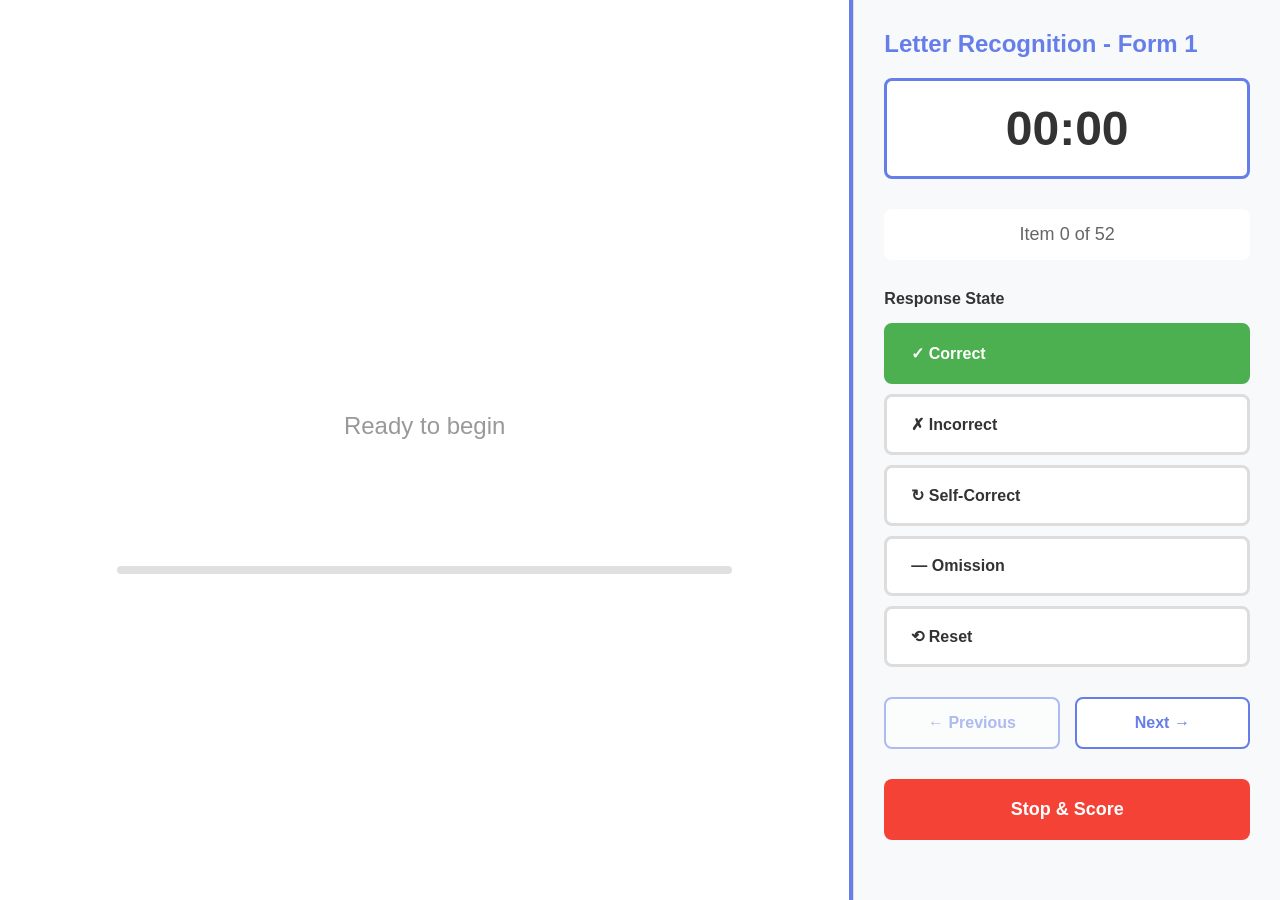
<file: mission_control/frontend/assessor_view.html>
<!DOCTYPE html>
<html lang="en">
<head>
    <meta charset="UTF-8">
    <meta name="viewport" content="width=device-width, initial-scale=1.0">
    <title>Mission Control - Letter Recognition</title>
    <link rel="stylesheet" href="css/styles.css">
</head>
<body>
    <div class="container">
        <!-- LEFT: Student Display -->
        <div class="student-display" id="studentView">
            <div class="stimulus" id="stimulus">
                <div class="instruction">Ready to begin</div>
            </div>
            <div class="progress-bar">
                <div class="progress-fill" id="progressFill"></div>
            </div>
        </div>
        
        <!-- RIGHT: Assessor Controls -->
        <div class="controls">
            <div class="header">
                <h2>Letter Recognition - Form 1</h2>
                <div class="timer" id="timer">00:00</div>
            </div>
            
            <div class="progress-info">
                Item <span id="current-item">0</span> of <span id="total-items">52</span>
            </div>
            
            <!-- Click Cycle States -->
            <div class="click-cycle">
                <h3>Response State</h3>
                <div class="state-buttons">
                    <button class="state-btn active" data-state="correct" id="btn-correct">
                        ✓ Correct
                    </button>
                    <button class="state-btn" data-state="incorrect" id="btn-incorrect">
                        ✗ Incorrect
                    </button>
                    <button class="state-btn" data-state="self_correct" id="btn-self-correct">
                        ↻ Self-Correct
                    </button>
                    <button class="state-btn" data-state="omission" id="btn-omission">
                        — Omission
                    </button>
                    <button class="state-btn" data-state="reset" id="btn-reset">
                        ⟲ Reset
                    </button>
                </div>
            </div>
            
            <!-- Navigation -->
            <div class="navigation">
                <button onclick="prevItem()" id="btn-prev" disabled>← Previous</button>
                <button onclick="nextItem()" id="btn-next">Next →</button>
            </div>
            
            <!-- Session Controls -->
            <div class="session-controls">
                <button onclick="stopAssessment()" id="btn-stop" class="stop-btn">
                    Stop & Score
                </button>
            </div>
            
            <!-- Session Info -->
            <div class="session-info" id="sessionInfo" style="display: none;">
                <h3>Session Status</h3>
                <div id="sessionDetails"></div>
            </div>
        </div>
    </div>
    
    <!-- Results Modal -->
    <div id="resultsModal" class="modal" style="display: none;">
        <div class="modal-content">
            <h2>Assessment Complete!</h2>
            <div id="resultsContent"></div>
            <button onclick="closeResults()" class="close-btn">Close</button>
        </div>
    </div>
    
    <script src="js/session.js"></script>
    <script src="js/timer.js"></script>
    <script src="js/click-cycle.js"></script>
    <script src="js/api.js"></script>
    <script src="js/main.js"></script>
</body>
</html>
</file>
<file: mission_control/frontend/css/styles.css>
* {
    margin: 0;
    padding: 0;
    box-sizing: border-box;
}

body {
    font-family: -apple-system, BlinkMacSystemFont, 'Segoe UI', Roboto, sans-serif;
    background: #f5f5f5;
    height: 100vh;
    overflow: hidden;
}

.container {
    display: grid;
    grid-template-columns: 2fr 1fr;
    gap: 0;
    height: 100vh;
}

/* Student Display (Left) */
.student-display {
    background: white;
    border-right: 4px solid #667eea;
    display: flex;
    flex-direction: column;
    justify-content: center;
    align-items: center;
    padding: 40px;
}

.stimulus {
    font-size: 120px;
    font-weight: bold;
    color: #333;
    text-align: center;
    min-height: 200px;
    display: flex;
    align-items: center;
    justify-content: center;
}

.stimulus .instruction {
    font-size: 24px;
    color: #999;
    font-weight: normal;
}

.progress-bar {
    width: 80%;
    height: 8px;
    background: #e0e0e0;
    border-radius: 4px;
    margin-top: 40px;
    overflow: hidden;
}

.progress-fill {
    height: 100%;
    background: #667eea;
    width: 0%;
    transition: width 0.3s;
}

/* Assessor Controls (Right) */
.controls {
    background: #f8f9fa;
    padding: 30px;
    overflow-y: auto;
    border-left: 1px solid #ddd;
}

.header h2 {
    color: #667eea;
    margin-bottom: 20px;
    font-size: 24px;
}

.timer {
    font-size: 48px;
    font-weight: bold;
    color: #333;
    text-align: center;
    padding: 20px;
    background: white;
    border-radius: 8px;
    margin-bottom: 30px;
    border: 3px solid #667eea;
}

.progress-info {
    text-align: center;
    font-size: 18px;
    color: #666;
    margin-bottom: 30px;
    padding: 15px;
    background: white;
    border-radius: 8px;
}

/* Click Cycle */
.click-cycle {
    margin-bottom: 30px;
}

.click-cycle h3 {
    color: #333;
    margin-bottom: 15px;
    font-size: 16px;
}

.state-buttons {
    display: grid;
    grid-template-columns: 1fr;
    gap: 10px;
}

.state-btn {
    padding: 18px 24px;
    font-size: 16px;
    font-weight: 600;
    border: 3px solid #ddd;
    border-radius: 8px;
    cursor: pointer;
    background: white;
    color: #333;
    transition: all 0.2s;
    text-align: left;
}

.state-btn:hover {
    border-color: #667eea;
    background: #f0f0ff;
}

.state-btn.active {
    background: #667eea;
    color: white;
    border-color: #667eea;
}

.state-btn.active#btn-correct {
    background: #4CAF50;
    border-color: #4CAF50;
}

.state-btn.active#btn-incorrect {
    background: #f44336;
    border-color: #f44336;
}

.state-btn.active#btn-self-correct {
    background: #FF9800;
    border-color: #FF9800;
}

.state-btn.active#btn-omission {
    background: #9E9E9E;
    border-color: #9E9E9E;
}

.state-btn.active#btn-reset {
    background: #2196F3;
    border-color: #2196F3;
}

/* Navigation */
.navigation {
    display: grid;
    grid-template-columns: 1fr 1fr;
    gap: 15px;
    margin-bottom: 30px;
}

.navigation button {
    padding: 15px;
    font-size: 16px;
    font-weight: 600;
    border: 2px solid #667eea;
    border-radius: 8px;
    cursor: pointer;
    background: white;
    color: #667eea;
    transition: all 0.2s;
}

.navigation button:hover:not(:disabled) {
    background: #667eea;
    color: white;
}

.navigation button:disabled {
    opacity: 0.5;
    cursor: not-allowed;
}

/* Session Controls */
.session-controls {
    margin-bottom: 30px;
}

.stop-btn {
    width: 100%;
    padding: 20px;
    font-size: 18px;
    font-weight: 600;
    border: none;
    border-radius: 8px;
    cursor: pointer;
    background: #f44336;
    color: white;
    transition: all 0.2s;
}

.stop-btn:hover {
    background: #d32f2f;
}

/* Session Info */
.session-info {
    background: white;
    padding: 20px;
    border-radius: 8px;
    margin-top: 30px;
}

.session-info h3 {
    color: #333;
    margin-bottom: 15px;
    font-size: 16px;
}

#sessionDetails {
    font-size: 14px;
    color: #666;
    line-height: 1.6;
}

/* Modal */
.modal {
    display: none;
    position: fixed;
    z-index: 1000;
    left: 0;
    top: 0;
    width: 100%;
    height: 100%;
    background-color: rgba(0, 0, 0, 0.5);
}

.modal-content {
    background-color: white;
    margin: 10% auto;
    padding: 40px;
    border-radius: 12px;
    max-width: 600px;
    box-shadow: 0 4px 20px rgba(0, 0, 0, 0.3);
}

.modal-content h2 {
    color: #667eea;
    margin-bottom: 30px;
}

#resultsContent {
    font-size: 18px;
    line-height: 2;
    margin-bottom: 30px;
}

.close-btn {
    width: 100%;
    padding: 15px;
    font-size: 16px;
    font-weight: 600;
    border: none;
    border-radius: 8px;
    cursor: pointer;
    background: #667eea;
    color: white;
}

.close-btn:hover {
    background: #5568d3;
}
</file>
